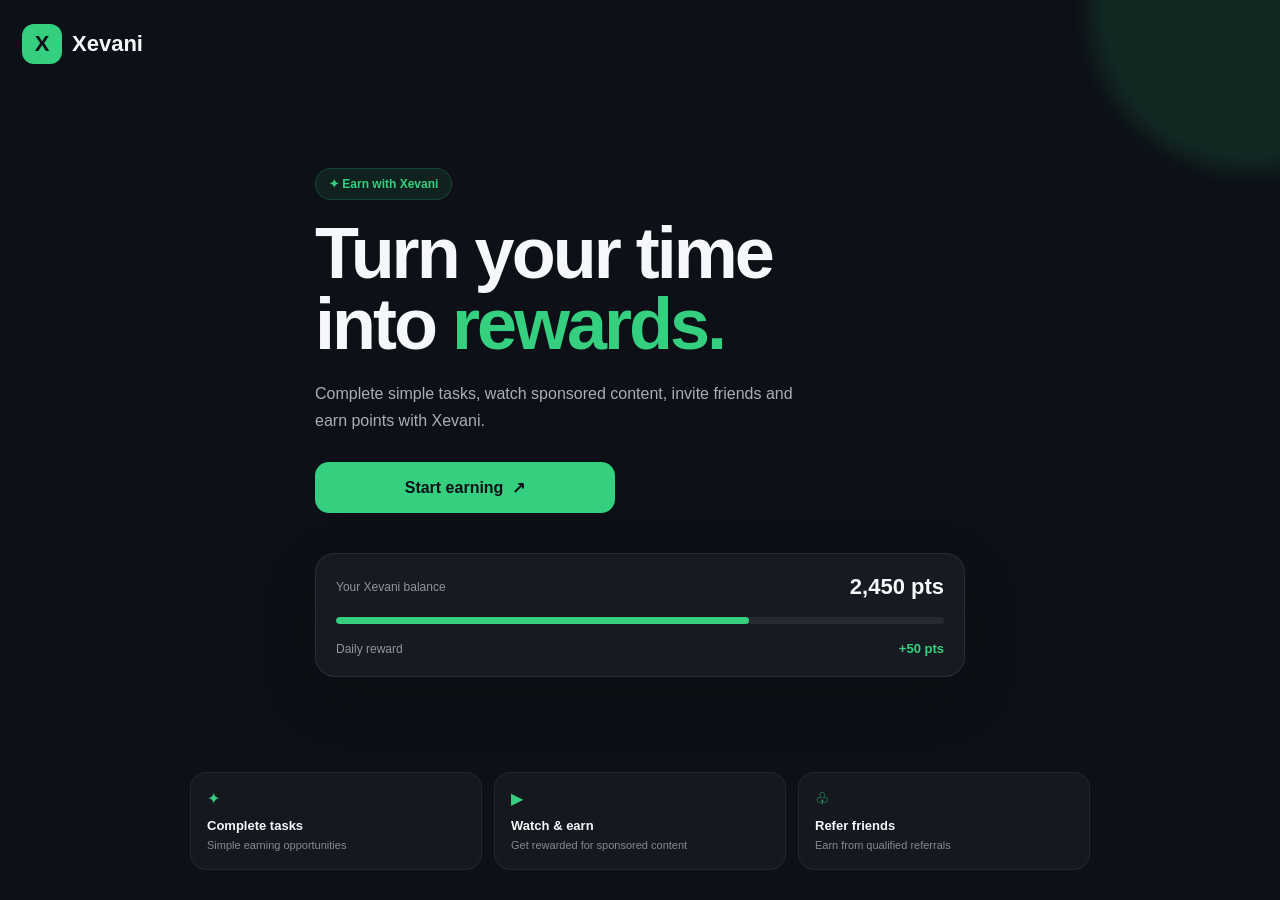
<file: index.html>
<!DOCTYPE html>
<html lang="en">
<head>
  <meta charset="UTF-8">
  <meta name="viewport" content="width=device-width, initial-scale=1.0">
  <meta name="theme-color" content="#0d1117">

  <title>Xevani</title>

  <link rel="stylesheet" href="style.css">

  <style>
    body {
      margin: 0;
      background: #0d1117;
      color: #f5f7fa;
      font-family: Arial, sans-serif;
    }

    .landing-page {
      min-height: 100vh;
      min-height: 100dvh;
      box-sizing: border-box;
      padding: 24px 22px 30px;
      display: flex;
      flex-direction: column;
      overflow: hidden;
      position: relative;
    }

    .landing-page::before {
      content: "";
      position: absolute;
      width: 320px;
      height: 320px;
      top: -150px;
      right: -130px;
      border-radius: 50%;
      background: rgba(53, 208, 127, 0.12);
      filter: blur(10px);
    }

    .landing-header {
      position: relative;
      z-index: 2;
    }

    .brand {
      display: flex;
      align-items: center;
      gap: 10px;
      font-size: 22px;
      font-weight: 800;
    }

    .brand-mark {
      width: 40px;
      height: 40px;
      display: grid;
      place-items: center;
      border-radius: 12px;
      background: #35d07f;
      color: #0d1117;
      font-weight: 900;
    }

    .landing-content {
      width: 100%;
      max-width: 650px;
      margin: auto;
      padding: 45px 0 35px;
      position: relative;
      z-index: 2;
    }

    .landing-badge {
      display: inline-block;
      padding: 8px 13px;
      border-radius: 999px;
      background: rgba(53, 208, 127, 0.09);
      border: 1px solid rgba(53, 208, 127, 0.2);
      color: #35d07f;
      font-size: 12px;
      font-weight: 700;
      margin-bottom: 18px;
    }

    .landing-content h1 {
      margin: 0;
      font-size: clamp(42px, 11vw, 72px);
      line-height: 0.98;
      letter-spacing: -3px;
      font-weight: 850;
    }

    .landing-content h1 span {
      color: #35d07f;
    }

    .landing-text {
      max-width: 500px;
      margin: 22px 0 28px;
      font-size: 16px;
      line-height: 1.65;
      opacity: 0.68;
    }

    .landing-cta {
      width: 100%;
      max-width: 300px;
      border: 0;
      border-radius: 14px;
      padding: 16px 20px;
      background: #35d07f;
      color: #0d1117;
      font-size: 16px;
      font-weight: 800;
      cursor: pointer;
    }

    .landing-preview {
      margin-top: 40px;
      padding: 20px;
      border-radius: 20px;
      background: rgba(255,255,255,0.045);
      border: 1px solid rgba(255,255,255,0.08);
    }

    .preview-top,
    .preview-bottom {
      display: flex;
      justify-content: space-between;
      align-items: center;
    }

    .preview-top span,
    .preview-bottom span {
      font-size: 12px;
      opacity: 0.55;
    }

    .preview-top strong {
      font-size: 22px;
    }

    .preview-bar {
      height: 7px;
      margin: 17px 0;
      border-radius: 99px;
      background: rgba(255,255,255,0.07);
      overflow: hidden;
    }

    .preview-bar div {
      width: 68%;
      height: 100%;
      background: #35d07f;
      border-radius: inherit;
    }

    .preview-bottom strong {
      color: #35d07f;
      font-size: 13px;
    }

    .landing-features {
      width: 100%;
      max-width: 900px;
      margin: 0 auto;
      display: grid;
      grid-template-columns: repeat(3, 1fr);
      gap: 12px;
      position: relative;
      z-index: 2;
    }

    .landing-features > div {
      padding: 16px;
      border-radius: 16px;
      background: rgba(255,255,255,0.035);
      border: 1px solid rgba(255,255,255,0.06);
    }

    .landing-features span {
      display: block;
      margin-bottom: 10px;
      color: #35d07f;
    }

    .landing-features strong,
    .landing-features small {
      display: block;
    }

    .landing-features strong {
      font-size: 13px;
    }

    .landing-features small {
      margin-top: 5px;
      font-size: 11px;
      line-height: 1.4;
      opacity: 0.5;
    }

    @media (max-width: 600px) {
      .landing-page {
        padding: 20px 18px 24px;
      }

      .landing-content {
        padding: 40px 0 30px;
      }

      .landing-content h1 {
        font-size: 48px;
      }

      .landing-cta {
        max-width: none;
      }

      .landing-preview {
        margin-top: 30px;
      }

      .landing-features {
        grid-template-columns: 1fr;
        gap: 8px;
      }

      .landing-features > div {
        padding: 13px 15px;
      }

      .landing-features span {
        display: inline;
        margin-right: 7px;
      }
    }
  </style>
</head>

<body>

  <section class="landing-page">

    <header class="landing-header">
      <div class="brand">
        <div class="brand-mark">X</div>
        <span>Xevani</span>
      </div>
    </header>

    <div class="landing-content">

      <div class="landing-badge">
        ✦ Earn with Xevani
      </div>

      <h1>
        Turn your time<br>
        into <span>rewards.</span>
      </h1>

      <p class="landing-text">
        Complete simple tasks, watch sponsored content,
        invite friends and earn points with Xevani.
      </p>

      <button
        class="landing-cta"
        type="button"
        onclick="window.location.href='home.html'">
        Start earning&nbsp; ↗
      </button>

      <div class="landing-preview">

        <div class="preview-top">
          <span>Your Xevani balance</span>
          <strong>2,450 pts</strong>
        </div>

        <div class="preview-bar">
          <div></div>
        </div>

        <div class="preview-bottom">
          <span>Daily reward</span>
          <strong>+50 pts</strong>
        </div>

      </div>

    </div>

    <div class="landing-features">

      <div>
        <span>✦</span>
        <strong>Complete tasks</strong>
        <small>Simple earning opportunities</small>
      </div>

      <div>
        <span>▶</span>
        <strong>Watch & earn</strong>
        <small>Get rewarded for sponsored content</small>
      </div>

      <div>
        <span>♧</span>
        <strong>Refer friends</strong>
        <small>Earn from qualified referrals</small>
      </div>

    </div>

  </section>
<script>
  setTimeout(function() {
    window.location.href = "home.html";
  }, 5000);
</script>
  
</body>
</html>
</file>
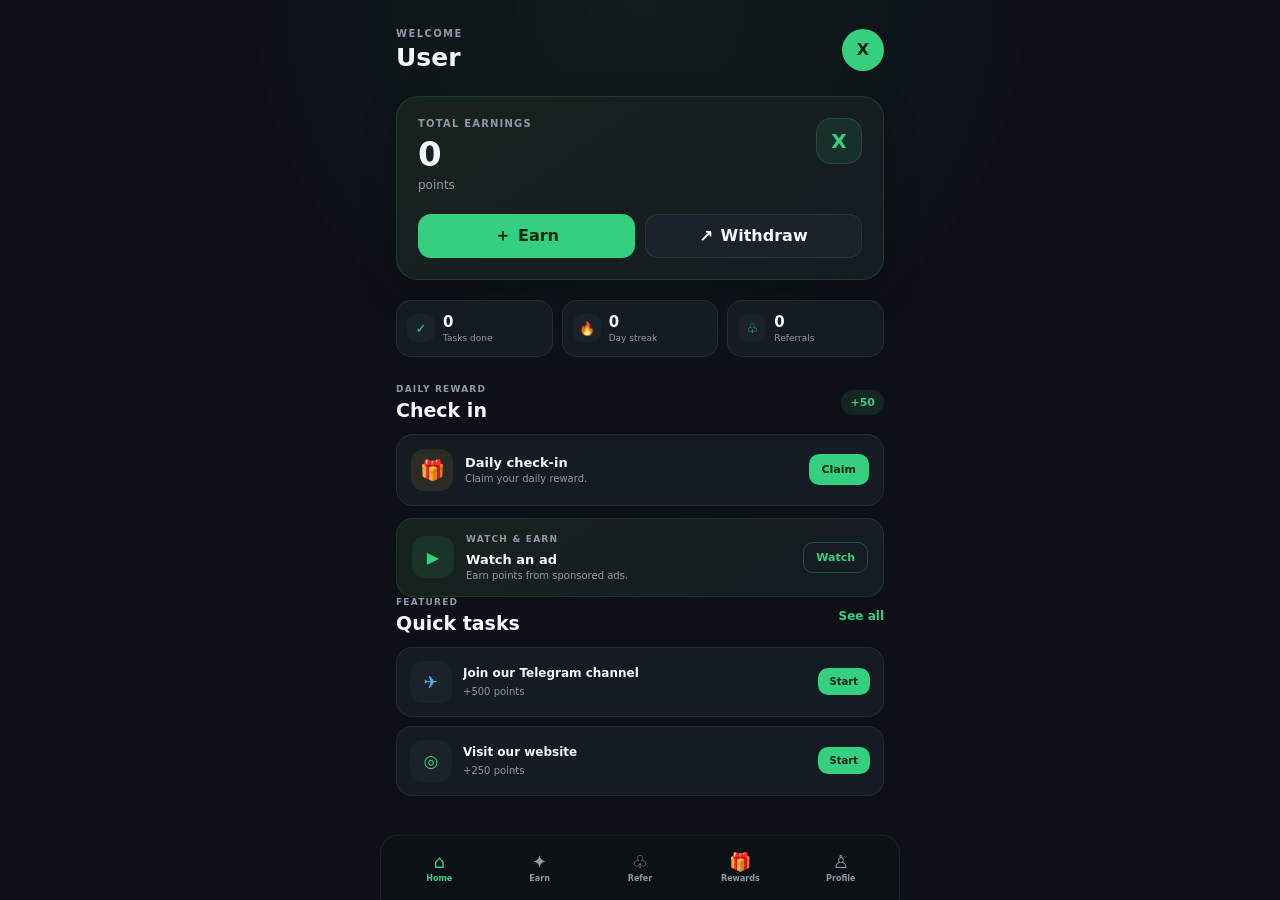
<file: home.html>
<!DOCTYPE html>
<html lang="en">
<head>

<script src="https://telegram.org/js/telegram-web-app.js"></script>

<meta charset="UTF-8">
<meta name="viewport" content="width=device-width, initial-scale=1.0, viewport-fit=cover">
<meta name="theme-color" content="#0d1117">

<title>Xevani</title>

<link rel="stylesheet" href="style.css">

</head>
    
  <!-- ==================== XEVANI APP ==================== -->
    
  <main class="app">


    <!-- TOP BAR -->
    <header class="topbar">

      <div class="welcome">
        <p class="eyebrow">WELCOME</p>
        <h1 id="welcomeName">USER</h1>
      </div>

      <button
        class="avatar avatar-button"
        id="avatar"
        data-screen="profile"
        aria-label="Open profile">
        X
      </button>

    </header>


    <!-- ==================== HOME ==================== -->

    <section id="home" class="screen active">

      <div class="balance-card">

        <div class="balance-top">

          <div>
            <p class="card-label">TOTAL EARNINGS</p>

            <div class="balance" id="balance">
              0
            </div>

            <div class="points">
              points
            </div>
          </div>

          <div class="balance-mark">
            X
          </div>

        </div>


        <div class="balance-actions">

          <button
            class="action-button action-primary"
            data-screen="tasks">

            <span class="action-icon">＋</span>
            <span>Earn</span>

          </button>


          <button
            class="action-button"
            id="withdrawHomeBtn">

            <span class="action-icon">↗</span>
            <span>Withdraw</span>

          </button>

        </div>

      </div>


      <!-- STATS -->

      <div class="stats-grid">

        <article class="stat-card">

          <span class="stat-icon">✓</span>

          <div>
            <strong id="tasksDone">0</strong>
            <small>Tasks done</small>
          </div>

        </article>


        <article class="stat-card">

          <span class="stat-icon">🔥</span>

          <div>
            <strong id="streakCount">0</strong>
            <small>Day streak</small>
          </div>

        </article>


        <article class="stat-card">

          <span class="stat-icon">♧</span>

          <div>
            <strong id="refCountHome">0</strong>
            <small>Referrals</small>
          </div>

        </article>

      </div>


      <!-- DAILY CHECK-IN -->

      <div class="section-head">

        <div>
          <p class="section-kicker">
            DAILY REWARD
          </p>

          <h2>
            Check in
          </h2>
        </div>

        <span class="reward-pill">
          +50
        </span>

      </div>


      <div class="checkin-card">

        <div class="checkin-icon">
          🎁
        </div>


        <div class="checkin-copy">

          <strong>
            Daily check-in
          </strong>

          <span id="checkinStatus">
            Claim your daily reward.
          </span>

        </div>


        <button
          class="claim-button"
          id="checkinBtn">

          Claim

        </button>

      </div>


      <!-- WATCH ADS -->

      <div class="ad-card">

        <div class="ad-icon">
          ▶
        </div>


        <div class="ad-copy">

          <p class="section-kicker">
            WATCH & EARN
          </p>

          <strong>
            Watch an ad
          </strong>

          <span>
            Earn points from sponsored ads.
          </span>

        </div>


        <button
          class="outline-button"
          id="watchAdBtn">

          Watch

        </button>

      </div>


      <!-- FEATURED TASKS -->

      <div class="section-head">

        <div>
          <p class="section-kicker">
            FEATURED
          </p>

          <h2>
            Quick tasks
          </h2>
        </div>


        <button
          class="link-btn"
          data-screen="tasks">

          See all

        </button>

      </div>


      <div class="task-list compact">

        <article class="task-card">

          <div class="task-icon telegram">
            ✈
          </div>


          <div class="task-copy">

            <strong>
              Join our Telegram channel
            </strong>

            <span>
              +500 points
            </span>

          </div>


          <button
            class="task-btn"
            data-task="telegram"
            data-reward="500">

            Start

          </button>

        </article>


        <article class="task-card">

          <div class="task-icon website">
            ◎
          </div>


          <div class="task-copy">

            <strong>
              Visit our website
            </strong>

            <span>
              +250 points
            </span>

          </div>


          <button
            class="task-btn"
            data-task="website"
            data-reward="250">

            Start

          </button>

        </article>

      </div>

    </section>


    <!-- ==================== EARN ==================== -->

    <section id="tasks" class="screen">

      <div class="page-title">

        <p class="eyebrow">
          EARN MORE
        </p>

        <h2>
          Rewards Center
        </h2>

        <p>
          Complete simple tasks and sponsored activities to grow your balance.
        </p>

      </div>


      <div class="earn-hero">

        <div>

          <p class="section-kicker">
            TODAY'S OPPORTUNITIES
          </p>

          <strong>
            More ways to earn
          </strong>

          <span>
            New tasks can be added by Xevani advertisers.
          </span>

        </div>


        <div class="earn-hero-icon">
          ✦
        </div>

      </div>


      <!-- FILTERS -->

      <div class="filter-row">

        <button class="filter active">
          All
        </button>

        <button class="filter">
          Social
        </button>

        <button class="filter">
          Ads
        </button>

        <button class="filter">
          Partner
        </button>

      </div>


      <div class="section-head tight">

        <h2>
          Tasks
        </h2>

        <span class="muted-count">
          Available now
        </span>

      </div>


      <div class="task-list">

        <article class="task-card task-large">

          <div class="task-icon telegram">
            ✈
          </div>

          <div class="task-copy">

            <strong>
              Join our Telegram channel
            </strong>

            <span>
              Social • +500 points
            </span>

          </div>

          <button
            class="task-btn"
            data-task="telegram"
            data-reward="500">

            Start

          </button>

        </article>


        <article class="task-card task-large">

          <div class="task-icon website">
            ◎
          </div>

          <div class="task-copy">

            <strong>
              Visit our website
            </strong>

            <span>
              Partner • +250 points
            </span>

          </div>

          <button
            class="task-btn"
            data-task="website"
            data-reward="250">

            Start

          </button>

        </article>
        

            Start

          </button>

        </article>

      </div>


      <div class="notice">

        Sponsored tasks shown here are part of the Xevani earning system.
        Real advertiser-funded tasks will be connected when the backend and
        ad marketplace are added.

      </div>

    </section>


    <!-- ==================== REFERRALS ==================== -->

    <section id="referrals" class="screen">

      <div class="page-title">

        <p class="eyebrow">
          GROW TOGETHER
        </p>

        <h2>
          Refer & Earn
        </h2>

        <p>
         Referral rewards are credited when your invited friend completes the required verification.
        </p>

      </div>


      <div class="ref-hero">

        <div class="ref-hero-top">

          <div>

            <p class="card-label">
              REFERRAL EARNINGS
            </p>

            <strong id="refEarned">
              0
            </strong>

            <span>
              points earned
            </span>

          </div>


          <div class="ref-people">
            ♧
          </div>

        </div>


        <div class="ref-mini-grid">

          <div>

            <strong id="refCount">
              0
            </strong>

            <span>
              Qualified referrals
            </span>

          </div>


          <div>

            <strong>
              500
            </strong>

            <span>
              Points per referral
            </span>

          </div>

        </div>

      </div>


      <div class="invite-box">

        <div class="section-head tight">

          <h2>
            Your invite link
          </h2>

          <span class="reward-pill">
            +500
          </span>

        </div>


        <div
          class="ref-link"
          id="refLink">

          Telegram referral link

        </div>


        <div class="invite-actions">

          <button
            class="primary"
            id="copyBtn">

            Copy link

          </button>


          <button
            class="secondary share"
            id="shareBtn">

            Share

          </button>

        </div>

      </div>


      <div class="leader-card">

        <div>

          <p class="section-kicker">
            REFERRAL RANK
          </p>

          <strong>
            Invite more friends
          </strong>

          <span>
            Your leaderboard will appear here when referrals are connected to the backend.
          </span>

        </div>


        <div class="leader-icon">
          🏆
        </div>

      </div>

    </section>


    <!-- ==================== REWARDS ==================== -->

    <section id="rewards" class="screen">

      <div class="page-title">

        <p class="eyebrow">
          REDEEM
        </p>

        <h2>
          Rewards
        </h2>

        <p>
          Use your points for available rewards and withdrawals.
        </p>

      </div>


      <div class="withdraw-card">

        <div>

          <p class="card-label">
            AVAILABLE BALANCE
          </p>

          <strong id="rewardBalance">
            0
          </strong>

          <span>
            points
          </span>

        </div>


        <button
          class="primary small-button"
          id="withdrawBtn">

          Withdraw

        </button>

      </div>


      <div class="section-head tight">

        <h2>
          Available rewards
        </h2>

        <span class="muted-count">
          Min. 30,000 pts
        </span>

      </div>


      <div class="reward-grid">

        <article class="reward-card">

          <div class="reward-icon">
            💵
          </div>

          <div class="reward-info">

            <strong>
              Cash Reward
            </strong>

            <span>
              30,000 points
            </span>

          </div>

          <button
            class="reward-btn"
            data-cost="30000">

            Redeem

          </button>

        </article>


        <article class="reward-card">

          <div class="reward-icon">
            🎁
          </div>

          <div class="reward-info">

            <strong>
              Bonus Pack
            </strong>

            <span>
              5,000 points
            </span>

          </div>

          <button
            class="reward-btn"
            data-cost="5000">

            Redeem

          </button>

        </article>


        <article class="reward-card">

          <div class="reward-icon">
            🏆
          </div>

          <div class="reward-info">

            <strong>
              VIP Bonus
            </strong>

            <span>
              25,000 points
            </span>

          </div>

          <button
            class="reward-btn"
            data-cost="25000">

            Redeem

          </button>

        </article>

      </div>


      <div class="notice">

        Withdrawal processing will be connected to the Xevani backend.
        The current interface is still a front-end demo.

      </div>

    </section>


    <!-- ==================== PROFILE ==================== -->

    <section id="profile" class="screen">

      <div class="profile-header-card">

        <div
          class="big-avatar"
          id="profileAvatar">

          X

        </div>


        <div>

          <p class="section-kicker">
            XEVANI ACCOUNT
          </p>

          <h2 id="profileName">
            Xevani User
          </h2>

          <p id="profileUsername">
            Telegram user
          </p>

        </div>

      </div>


      <div class="profile-list">

        <div>

          <span>
            Total points
          </span>

          <strong id="profileBalance">
            0
          </strong>

        </div>


        <div>

          <span>
            Tasks completed
          </span>

          <strong id="profileTasks">
            0
          </strong>

        </div>


        <div>

          <span>
            Referrals
          </span>

          <strong id="profileRefs">
            0
          </strong>

        </div>


        <div>

          <span>
            Daily streak
          </span>

          <strong id="profileStreak">
            0 days
          </strong>

        </div>

      </div>


      <div class="profile-actions">

        <button
          class="secondary"
          id="profileWithdrawBtn">

          💸 Withdraw

        </button>


        <button
          class="secondary"
          id="profileEarnBtn"
          data-screen="tasks">

          ✦ Earn more

        </button>

      </div>

    </section>


    <!-- ==================== BOTTOM NAV ==================== -->

    <nav class="bottom-nav">

      <button
        class="nav-item active"
        data-screen="home">

        <span>
          ⌂
        </span>

        <small>
          Home
        </small>

      </button>


      <button
        class="nav-item"
        data-screen="tasks">

        <span>
          ✦
        </span>

        <small>
          Earn
        </small>

      </button>


      <button
        class="nav-item"
        data-screen="referrals">

        <span>
          ♧
        </span>

        <small>
          Refer
        </small>

      </button>


      <button
        class="nav-item"
        data-screen="rewards">

        <span>
          🎁
        </span>

        <small>
          Rewards
        </small>

      </button>


      <button
        class="nav-item"
        data-screen="profile">

        <span>
          ♙
        </span>

        <small>
          Profile
        </small>

      </button>

    </nav>

  </main>


  <!-- TOAST -->

  <div
    id="toast"
    class="toast">
  </div>

<script src="https://telegram.org/js/telegram-web-app.js"></script>
<script src="app.js"></script>
    
</body>
</html>
</file>
<file: style.css>
:root {
  --bg: #0d1117;
  --panel: #151b23;
  --panel-2: #1b222c;
  --panel-3: #202936;
  --text: #f4f7fb;
  --muted: #8d99a8;
  --accent: #35d07f;
  --accent-dark: #0d2b1d;
  --line: rgba(255,255,255,.07);
  --danger: #ff6b6b;
  --warning: #f5c451;
}

* {
  box-sizing: border-box;
}

html {
  min-height: 100%;
  background: var(--bg);
}

body {
  margin: 0;
  min-height: 100vh;
  background: var(--bg);
  color: var(--text);
  font-family: Inter, system-ui, -apple-system, BlinkMacSystemFont, "Segoe UI", sans-serif;
  -webkit-font-smoothing: antialiased;
}

button {
  font: inherit;
  border: 0;
  cursor: pointer;
}

button:disabled {
  cursor: not-allowed;
  opacity: .55;
}

.app {
  width: 100%;
  max-width: 520px;
  min-height: 100vh;
  margin: 0 auto;
  padding: 20px 16px 100px;
}


/* =========================
   TOP BAR
========================= */

.topbar {
  display: flex;
  align-items: center;
  justify-content: space-between;
  margin-bottom: 24px;
}

.welcome {
  min-width: 0;
}

.eyebrow {
  margin: 0 0 5px;
  color: var(--muted);
  font-size: 10px;
  font-weight: 800;
  letter-spacing: 1.4px;
}

h1,
h2,
p {
  margin-top: 0;
}

h1 {
  margin-bottom: 0;
  font-size: 25px;
  line-height: 1.1;
}

h2 {
  margin-bottom: 0;
  font-size: 19px;
  line-height: 1.2;
}

.avatar,
.big-avatar {
  display: grid;
  place-items: center;
  border-radius: 50%;
  background: var(--accent);
  color: #062613;
  font-weight: 900;
}

.avatar {
  width: 42px;
  height: 42px;
}

.avatar-button {
  flex-shrink: 0;
}


/* =========================
   SCREENS
========================= */

.screen {
  display: none;
  animation: fade .18s ease;
}

.screen.active {
  display: block;
}

@keyframes fade {
  from {
    opacity: .3;
    transform: translateY(4px);
  }

  to {
    opacity: 1;
    transform: none;
  }
}


/* =========================
   BALANCE CARD
========================= */

.balance-card {
  margin-bottom: 20px;
  padding: 21px;
  border: 1px solid rgba(53,208,127,.18);
  border-radius: 22px;
  background: linear-gradient(145deg, #17231d, #151b23);
  box-shadow: 0 14px 35px rgba(0,0,0,.2);
}

.balance-top {
  display: flex;
  align-items: flex-start;
  justify-content: space-between;
}

.card-label {
  margin: 0 0 8px;
  color: var(--muted);
  font-size: 10px;
  font-weight: 800;
  letter-spacing: 1.2px;
}

.balance {
  font-size: 34px;
  font-weight: 900;
  line-height: 1;
}

.points {
  margin-top: 7px;
  color: var(--muted);
  font-size: 12px;
}

.balance-mark {
  display: grid;
  place-items: center;
  width: 46px;
  height: 46px;
  border: 1px solid rgba(53,208,127,.2);
  border-radius: 15px;
  background: rgba(53,208,127,.1);
  color: var(--accent);
  font-size: 20px;
  font-weight: 900;
}

.balance-actions {
  display: grid;
  grid-template-columns: 1fr 1fr;
  gap: 10px;
  margin-top: 22px;
}

.action-button {
  display: flex;
  align-items: center;
  justify-content: center;
  gap: 7px;
  min-height: 44px;
  border: 1px solid var(--line);
  border-radius: 13px;
  background: var(--panel-2);
  color: var(--text);
  font-weight: 800;
}

.action-button.action-primary {
  border-color: transparent;
  background: var(--accent);
  color: #062613;
}

.action-icon {
  font-size: 17px;
}


/* =========================
   STATS
========================= */

.stats-grid {
  display: grid;
  grid-template-columns: repeat(3, 1fr);
  gap: 9px;
  margin-bottom: 27px;
}

.stat-card {
  display: flex;
  align-items: center;
  gap: 8px;
  min-width: 0;
  padding: 13px 10px;
  border: 1px solid var(--line);
  border-radius: 15px;
  background: var(--panel);
}

.stat-icon {
  display: grid;
  place-items: center;
  width: 28px;
  height: 28px;
  flex-shrink: 0;
  border-radius: 9px;
  background: var(--panel-2);
  color: var(--accent);
  font-size: 13px;
}

.stat-card strong {
  display: block;
  font-size: 15px;
  line-height: 1.1;
}

.stat-card small {
  display: block;
  margin-top: 3px;
  color: var(--muted);
  font-size: 9px;
  white-space: nowrap;
}


/* =========================
   SECTION HEADERS
========================= */

.section-head {
  display: flex;
  align-items: center;
  justify-content: space-between;
  gap: 12px;
  margin: 0 0 12px;
}

.section-head.tight {
  margin-top: 25px;
}

.section-kicker {
  margin: 0 0 5px;
  color: var(--muted);
  font-size: 9px;
  font-weight: 800;
  letter-spacing: 1.2px;
}

.reward-pill {
  display: inline-flex;
  align-items: center;
  justify-content: center;
  padding: 6px 9px;
  border-radius: 999px;
  background: rgba(53,208,127,.11);
  color: var(--accent);
  font-size: 11px;
  font-weight: 900;
}

.link-btn {
  padding: 5px 0;
  background: transparent;
  color: var(--accent);
  font-size: 12px;
  font-weight: 800;
}

.muted-count {
  color: var(--muted);
  font-size: 10px;
}


/* =========================
   DAILY CHECK-IN
========================= */

.checkin-card {
  display: flex;
  align-items: center;
  gap: 12px;
  padding: 14px;
  border: 1px solid var(--line);
  border-radius: 17px;
  background: var(--panel);
}

.checkin-icon {
  display: grid;
  place-items: center;
  width: 42px;
  height: 42px;
  flex-shrink: 0;
  border-radius: 13px;
  background: rgba(245,196,81,.1);
  font-size: 20px;
}

.checkin-copy {
  display: flex;
  flex: 1;
  min-width: 0;
  flex-direction: column;
  gap: 3px;
}

.checkin-copy strong {
  font-size: 13px;
}

.checkin-copy span {
  color: var(--muted);
  font-size: 10px;
}

.claim-button {
  padding: 9px 13px;
  border-radius: 10px;
  background: var(--accent);
  color: #062613;
  font-size: 11px;
  font-weight: 900;
}


/* =========================
   AD CARD
========================= */

.ad-card {
  display: flex;
  align-items: center;
  gap: 12px;
  margin-top: 12px;
  padding: 15px;
  border: 1px solid rgba(53,208,127,.13);
  border-radius: 17px;
  background: linear-gradient(145deg, #17231d, #151b23);
}

.ad-icon {
  display: grid;
  place-items: center;
  width: 42px;
  height: 42px;
  flex-shrink: 0;
  border-radius: 13px;
  background: rgba(53,208,127,.1);
  color: var(--accent);
  font-weight: 900;
}

.ad-copy {
  display: flex;
  flex: 1;
  min-width: 0;
  flex-direction: column;
  gap: 3px;
}

.ad-copy strong {
  font-size: 13px;
}

.ad-copy span {
  color: var(--muted);
  font-size: 10px;
}

.outline-button {
  padding: 8px 12px;
  border: 1px solid rgba(53,208,127,.3);
  border-radius: 10px;
  background: transparent;
  color: var(--accent);
  font-size: 11px;
  font-weight: 800;
}


/* =========================
   TASK LIST
========================= */

.task-list {
  display: flex;
  flex-direction: column;
  gap: 10px;
}

.task-list.compact {
  gap: 9px;
}

.task-card {
  display: flex;
  align-items: center;
  gap: 11px;
  padding: 13px;
  border: 1px solid var(--line);
  border-radius: 16px;
  background: var(--panel);
}

.task-large {
  padding: 15px;
}

.task-icon {
  display: grid;
  place-items: center;
  width: 42px;
  height: 42px;
  flex-shrink: 0;
  border-radius: 13px;
  background: var(--panel-2);
  font-size: 17px;
  font-weight: 900;
}

.task-icon.telegram {
  color: #55aeea;
}

.task-icon.website {
  color: var(--accent);
}

.task-icon.video {
  color: #ff7373;
}

.task-icon.social {
  color: #f5c451;
}

.task-copy {
  display: flex;
  flex: 1;
  min-width: 0;
  flex-direction: column;
  gap: 4px;
}

.task-copy strong {
  overflow: hidden;
  font-size: 12px;
  line-height: 1.3;
  text-overflow: ellipsis;
}

.task-copy span {
  color: var(--muted);
  font-size: 10px;
}

.task-btn {
  flex-shrink: 0;
  padding: 8px 12px;
  border-radius: 10px;
  background: var(--accent);
  color: #062613;
  font-size: 10px;
  font-weight: 900;
}


/* =========================
   PAGE TITLE
========================= */

.page-title {
  margin-bottom: 20px;
}

.page-title h2 {
  margin-bottom: 7px;
  font-size: 25px;
}

.page-title > p:last-child {
  margin-bottom: 0;
  color: var(--muted);
  font-size: 12px;
  line-height: 1.5;
}


/* =========================
   EARN HERO
========================= */

.earn-hero {
  display: flex;
  align-items: center;
  justify-content: space-between;
  gap: 15px;
  padding: 17px;
  border: 1px solid rgba(53,208,127,.13);
  border-radius: 18px;
  background: linear-gradient(145deg, #17231d, #151b23);
}

.earn-hero > div:first-child {
  display: flex;
  min-width: 0;
  flex-direction: column;
  gap: 4px;
}

.earn-hero strong {
  font-size: 14px;
}

.earn-hero span {
  color: var(--muted);
  font-size: 10px;
  line-height: 1.4;
}

.earn-hero-icon {
  display: grid;
  place-items: center;
  width: 44px;
  height: 44px;
  flex-shrink: 0;
  border-radius: 14px;
  background: rgba(53,208,127,.1);
  color: var(--accent);
  font-size: 21px;
}


/* =========================
   FILTERS
========================= */

.filter-row {
  display: flex;
  gap: 7px;
  margin: 17px 0 4px;
  overflow-x: auto;
  scrollbar-width: none;
}

.filter-row::-webkit-scrollbar {
  display: none;
}

.filter {
  flex-shrink: 0;
  padding: 8px 13px;
  border: 1px solid var(--line);
  border-radius: 999px;
  background: var(--panel);
  color: var(--muted);
  font-size: 10px;
  font-weight: 800;
}

.filter.active {
  border-color: transparent;
  background: var(--accent);
  color: #062613;
}


/* =========================
   NOTICE
========================= */

.notice {
  margin-top: 16px;
  padding: 12px 13px;
  border: 1px solid var(--line);
  border-radius: 13px;
  background: var(--panel);
  color: var(--muted);
  font-size: 10px;
  line-height: 1.5;
}


/* =========================
   REFERRALS
========================= */

.ref-hero {
  padding: 18px;
  border: 1px solid rgba(53,208,127,.15);
  border-radius: 20px;
  background: linear-gradient(145deg, #17231d, #151b23);
}

.ref-hero-top {
  display: flex;
  align-items: center;
  justify-content: space-between;
}

.ref-hero-top strong {
  display: block;
  font-size: 28px;
}

.ref-hero-top span {
  color: var(--muted);
  font-size: 10px;
}

.ref-people {
  display: grid;
  place-items: center;
  width: 48px;
  height: 48px;
  border-radius: 15px;
  background: rgba(53,208,127,.1);
  color: var(--accent);
  font-size: 22px;
}

.ref-mini-grid {
  display: grid;
  grid-template-columns: 1fr 1fr;
  gap: 9px;
  margin-top: 18px;
}

.ref-mini-grid > div {
  padding: 11px;
  border-radius: 12px;
  background: rgba(255,255,255,.035);
}

.ref-mini-grid strong {
  display: block;
  margin-bottom: 3px;
  font-size: 14px;
}

.ref-mini-grid span {
  color: var(--muted);
  font-size: 9px;
}

.invite-box {
  margin-top: 12px;
  padding: 16px;
  border: 1px solid var(--line);
  border-radius: 17px;
  background: var(--panel);
}

.ref-link {
  overflow: hidden;
  margin-top: 4px;
  padding: 11px;
  border-radius: 10px;
  background: var(--panel-2);
  color: var(--muted);
  font-size: 10px;
  line-height: 1.4;
  text-overflow: ellipsis;
  white-space: nowrap;
}

.invite-actions {
  display: grid;
  grid-template-columns: 1fr 1fr;
  gap: 9px;
  margin-top: 10px;
}

.primary,
.secondary {
  min-height: 42px;
  padding: 10px 14px;
  border-radius: 11px;
  font-weight: 800;
}

.primary {
  background: var(--accent);
  color: #062613;
}

.secondary {
  border: 1px solid var(--line);
  background: var(--panel-2);
  color: var(--text);
}

.leader-card {
  display: flex;
  align-items: center;
  justify-content: space-between;
  gap: 15px;
  margin-top: 12px;
  padding: 16px;
  border: 1px solid var(--line);
  border-radius: 17px;
  background: var(--panel);
}

.leader-card > div:first-child {
  display: flex;
  min-width: 0;
  flex-direction: column;
  gap: 4px;
}

.leader-card strong {
  font-size: 13px;
}

.leader-card span {
  color: var(--muted);
  font-size: 10px;
  line-height: 1.4;
}

.leader-icon {
  font-size: 25px;
}


/* =========================
   REWARDS
========================= */

.withdraw-card {
  display: flex;
  align-items: center;
  justify-content: space-between;
  gap: 12px;
  padding: 17px;
  border: 1px solid rgba(53,208,127,.14);
  border-radius: 18px;
  background: linear-gradient(145deg, #17231d, #151b23);
}

.withdraw-card strong {
  display: block;
  font-size: 25px;
}

.withdraw-card span {
  color: var(--muted);
  font-size: 10px;
}

.small-button {
  min-height: 38px;
  padding: 8px 13px;
}

.reward-grid {
  display: flex;
  flex-direction: column;
  gap: 9px;
}

.reward-card {
  display: flex;
  align-items: center;
  gap: 11px;
  padding: 13px;
  border: 1px solid var(--line);
  border-radius: 15px;
  background: var(--panel);
}

.reward-icon {
  display: grid;
  place-items: center;
  width: 42px;
  height: 42px;
  flex-shrink: 0;
  border-radius: 12px;
  background: var(--panel-2);
  font-size: 18px;
}

.reward-info {
  display: flex;
  flex: 1;
  min-width: 0;
  flex-direction: column;
  gap: 3px;
}

.reward-info strong {
  font-size: 12px;
}

.reward-info span {
  color: var(--muted);
  font-size: 10px;
}

.reward-btn {
  flex-shrink: 0;
  padding: 8px 10px;
  border-radius: 9px;
  background: var(--panel-2);
  color: var(--accent);
  font-size: 10px;
  font-weight: 800;
}


/* =========================
   PROFILE
========================= */

.profile-header-card {
  display: flex;
  align-items: center;
  gap: 14px;
  padding: 18px;
  border: 1px solid var(--line);
  border-radius: 19px;
  background: var(--panel);
}

.big-avatar {
  width: 58px;
  height: 58px;
  flex-shrink: 0;
  font-size: 21px;
}

.profile-header-card h2 {
  margin-bottom: 4px;
}

.profile-header-card p:last-child {
  margin-bottom: 0;
  color: var(--muted);
  font-size: 11px;
}

.profile-list {
  margin-top: 12px;
  overflow: hidden;
  border: 1px solid var(--line);
  border-radius: 17px;
  background: var(--panel);
}

.profile-list > div {
  display: flex;
  align-items: center;
  justify-content: space-between;
  padding: 15px;
  border-bottom: 1px solid var(--line);
}

.profile-list > div:last-child {
  border-bottom: 0;
}

.profile-list span {
  color: var(--muted);
  font-size: 11px;
}

.profile-list strong {
  font-size: 13px;
}

.profile-actions {
  display: grid;
  grid-template-columns: 1fr 1fr;
  gap: 9px;
  margin-top: 12px;
}


/* =========================
   BOTTOM NAV
========================= */

.bottom-nav {
  position: fixed;
  right: 0;
  bottom: 0;
  left: 0;
  z-index: 20;
  display: grid;
  grid-template-columns: repeat(5, 1fr);
  width: 100%;
  max-width: 520px;
  margin: 0 auto;
  padding: 8px 8px calc(8px + env(safe-area-inset-bottom));
  border-top: 1px solid var(--line);
  background: rgba(13,17,23,.94);
  backdrop-filter: blur(14px);
}

.nav-item {
  display: flex;
  align-items: center;
  justify-content: center;
  gap: 3px;
  min-height: 48px;
  flex-direction: column;
  background: transparent;
  color: var(--muted);
}

.nav-item span {
  font-size: 18px;
  line-height: 1;
}

.nav-item small {
  font-size: 8px;
  font-weight: 700;
}

.nav-item.active {
  color: var(--accent);
}


/* =========================
   TOAST
========================= */

.toast {
  position: fixed;
  right: 50%;
  bottom: 78px;
  z-index: 50;
  max-width: calc(100% - 32px);
  padding: 11px 15px;
  border: 1px solid var(--line);
  border-radius: 12px;
  background: #202936;
  color: var(--text);
  font-size: 11px;
  font-weight: 700;
  opacity: 0;
  pointer-events: none;
  transform: translate(50%, 10px);
  transition: .2s ease;
}

.toast.show {
  opacity: 1;
  transform: translate(50%, 0);
}


/* =========================
   MOBILE
========================= */

@media (max-width: 380px) {

  .app {
    padding-right: 12px;
    padding-left: 12px;
  }

  .balance-card {
    padding: 17px;
  }

  .balance {
    font-size: 30px;
  }

  .stats-grid {
    gap: 6px;
  }

  .stat-card {
    padding: 11px 7px;
  }

  .stat-icon {
    display: none;
  }

  .stat-card small {
    font-size: 8px;
  }

  .task-copy strong {
    font-size: 11px;
  }

}


/* =========================
   LARGER SCREENS
========================= */

@media (min-width: 700px) {

  body {
    background:
      radial-gradient(
        circle at top,
        rgba(53,208,127,.06),
        transparent 400px
      ),
      var(--bg);
  }

  .app {
    padding-top: 28px;
  }

  .bottom-nav {
    border-right: 1px solid var(--line);
    border-left: 1px solid var(--line);
    border-radius: 18px 18px 0 0;
  }

  }

  padding: 15px;
  border-radius: 16px;
  background: rgba(255,255,255,.05);
}

/* ==================== XEVANI LANDING PAGE ==================== */

.landing-page {
  min-height: 100vh;
  min-height: 100dvh;
  padding: 24px 22px 30px;
  display: flex;
  flex-direction: column;
  background: var(--bg, #0d1117);
  color: var(--text, #f5f7fa);
  position: relative;
  overflow: hidden;
}

.landing-page::before {
  content: "";
  position: absolute;
  width: 320px;
  height: 320px;
  top: -150px;
  right: -130px;
  border-radius: 50%;
  background: rgba(53, 208, 127, .10);
  filter: blur(10px);
}

.landing-header {
  display: flex;
  align-items: center;
  justify-content: space-between;
  position: relative;
  z-index: 2;
}

.brand {
  display: flex;
  align-items: center;
  gap: 10px;
  font-size: 21px;
  font-weight: 800;
}

.brand-mark {
  width: 39px;
  height: 39px;
  display: grid;
  place-items: center;
  border-radius: 12px;
  background: #35d07f;
  color: #0d1117;
  font-weight: 900;
}

.landing-login {
  border: 1px solid rgba(255,255,255,.12);
  background: rgba(255,255,255,.04);
  color: inherit;
  border-radius: 10px;
  padding: 9px 14px;
  font-weight: 600;
}

.landing-content {
  width: 100%;
  max-width: 650px;
  margin: auto;
  padding: 45px 0 35px;
  position: relative;
  z-index: 2;
}

.landing-badge {
  display: inline-flex;
  align-items: center;
  padding: 8px 12px;
  border-radius: 999px;
  background: rgba(53,208,127,.09);
  border: 1px solid rgba(53,208,127,.18);
  color: #35d07f;
  font-size: 12px;
  font-weight: 700;
  margin-bottom: 18px;
}

.landing-content h1 {
  margin: 0;
  font-size: clamp(42px, 11vw, 72px);
  line-height: .98;
  letter-spacing: -3px;
  font-weight: 850;
}

.landing-content h1 span {
  color: #35d07f;
}

.landing-text {
  max-width: 500px;
  margin: 22px 0 27px;
  font-size: 16px;
  line-height: 1.65;
  opacity: .68;
}

.landing-cta {
  width: 100%;
  max-width: 300px;
  border: 0;
  border-radius: 14px;
  padding: 16px 20px;
  background: #35d07f;
  color: #0d1117;
  font-size: 16px;
  font-weight: 800;
  display: flex;
  align-items: center;
  justify-content: center;
  gap: 10px;
  cursor: pointer;
}

.landing-cta span {
  font-size: 18px;
}

.landing-preview {
  margin-top: 40px;
  padding: 20px;
  border-radius: 20px;
  background: rgba(255,255,255,.045);
  border: 1px solid rgba(255,255,255,.08);
  box-shadow: 0 20px 60px rgba(0,0,0,.18);
}

.preview-top,
.preview-bottom {
  display: flex;
  align-items: center;
  justify-content: space-between;
}

.preview-top span,
.preview-bottom span {
  font-size: 12px;
  opacity: .55;
}

.preview-top strong {
  font-size: 22px;
}

.preview-bar {
  height: 7px;
  margin: 17px 0;
  border-radius: 99px;
  background: rgba(255,255,255,.07);
  overflow: hidden;
}

.preview-bar div {
  width: 68%;
  height: 100%;
  border-radius: inherit;
  background: #35d07f;
}

.preview-bottom strong {
  color: #35d07f;
  font-size: 13px;
}

.landing-features {
  width: 100%;
  max-width: 900px;
  margin: 0 auto;
  display: grid;
  grid-template-columns: repeat(3, 1fr);
  gap: 12px;
  position: relative;
  z-index: 2;
}

.landing-features > div {
  padding: 16px;
  border-radius: 16px;
  background: rgba(255,255,255,.035);
  border: 1px solid rgba(255,255,255,.06);
}

.landing-features span {
  display: block;
  margin-bottom: 10px;
  color: #35d07f;
}

.landing-features strong,
.landing-features small {
  display: block;
}

.landing-features strong {
  font-size: 13px;
}

.landing-features small {
  margin-top: 5px;
  font-size: 11px;
  line-height: 1.4;
  opacity: .5;
}

@media (max-width: 600px) {

  .landing-page {
    padding: 20px 18px 24px;
  }

  .landing-content {
    padding: 40px 0 30px;
  }

  .landing-content h1 {
    font-size: 48px;
  }

  .landing-cta {
    max-width: none;
  }

  .landing-preview {
    margin-top: 30px;
  }

  .landing-features {
    grid-template-columns: 1fr;
    gap: 8px;
  }

  .landing-features > div {
    padding: 13px 15px;
  }

  .landing-features span {
    display: inline;
    margin-right: 7px;
  }
  }
</file>
